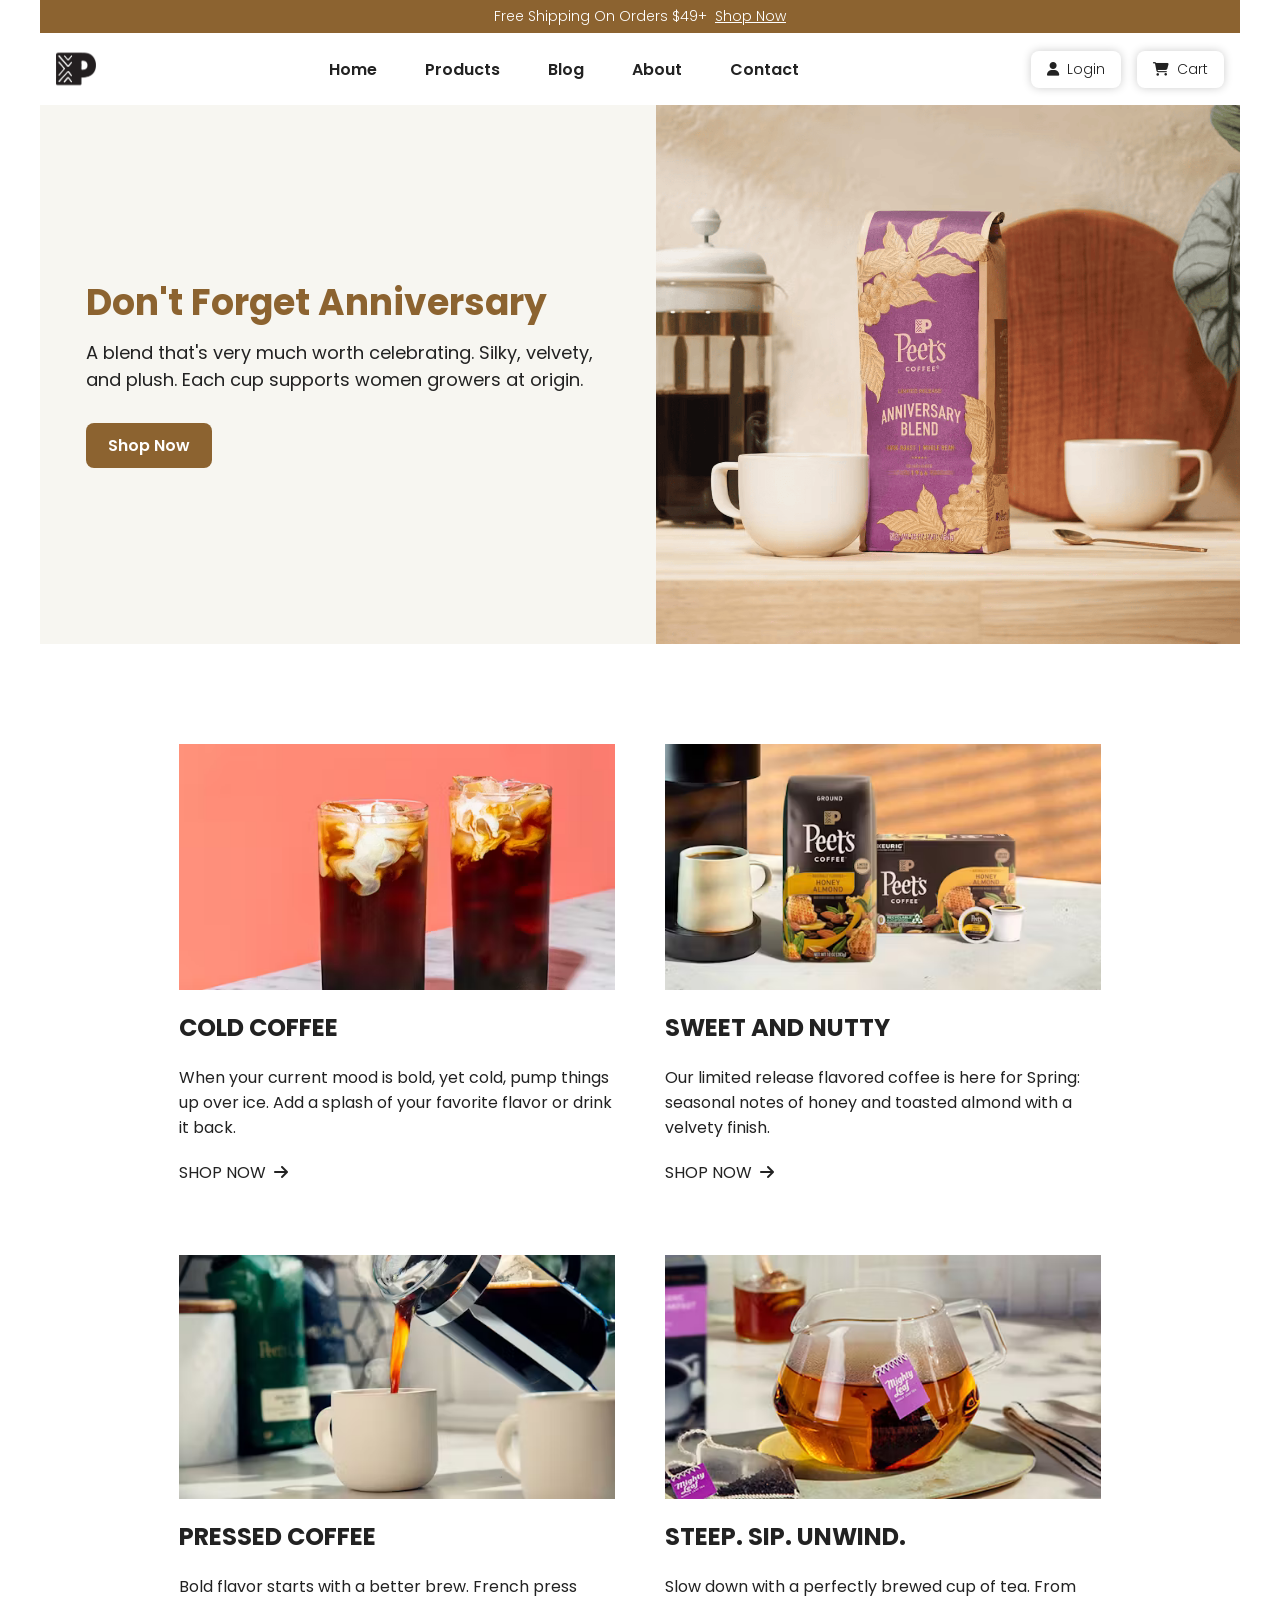
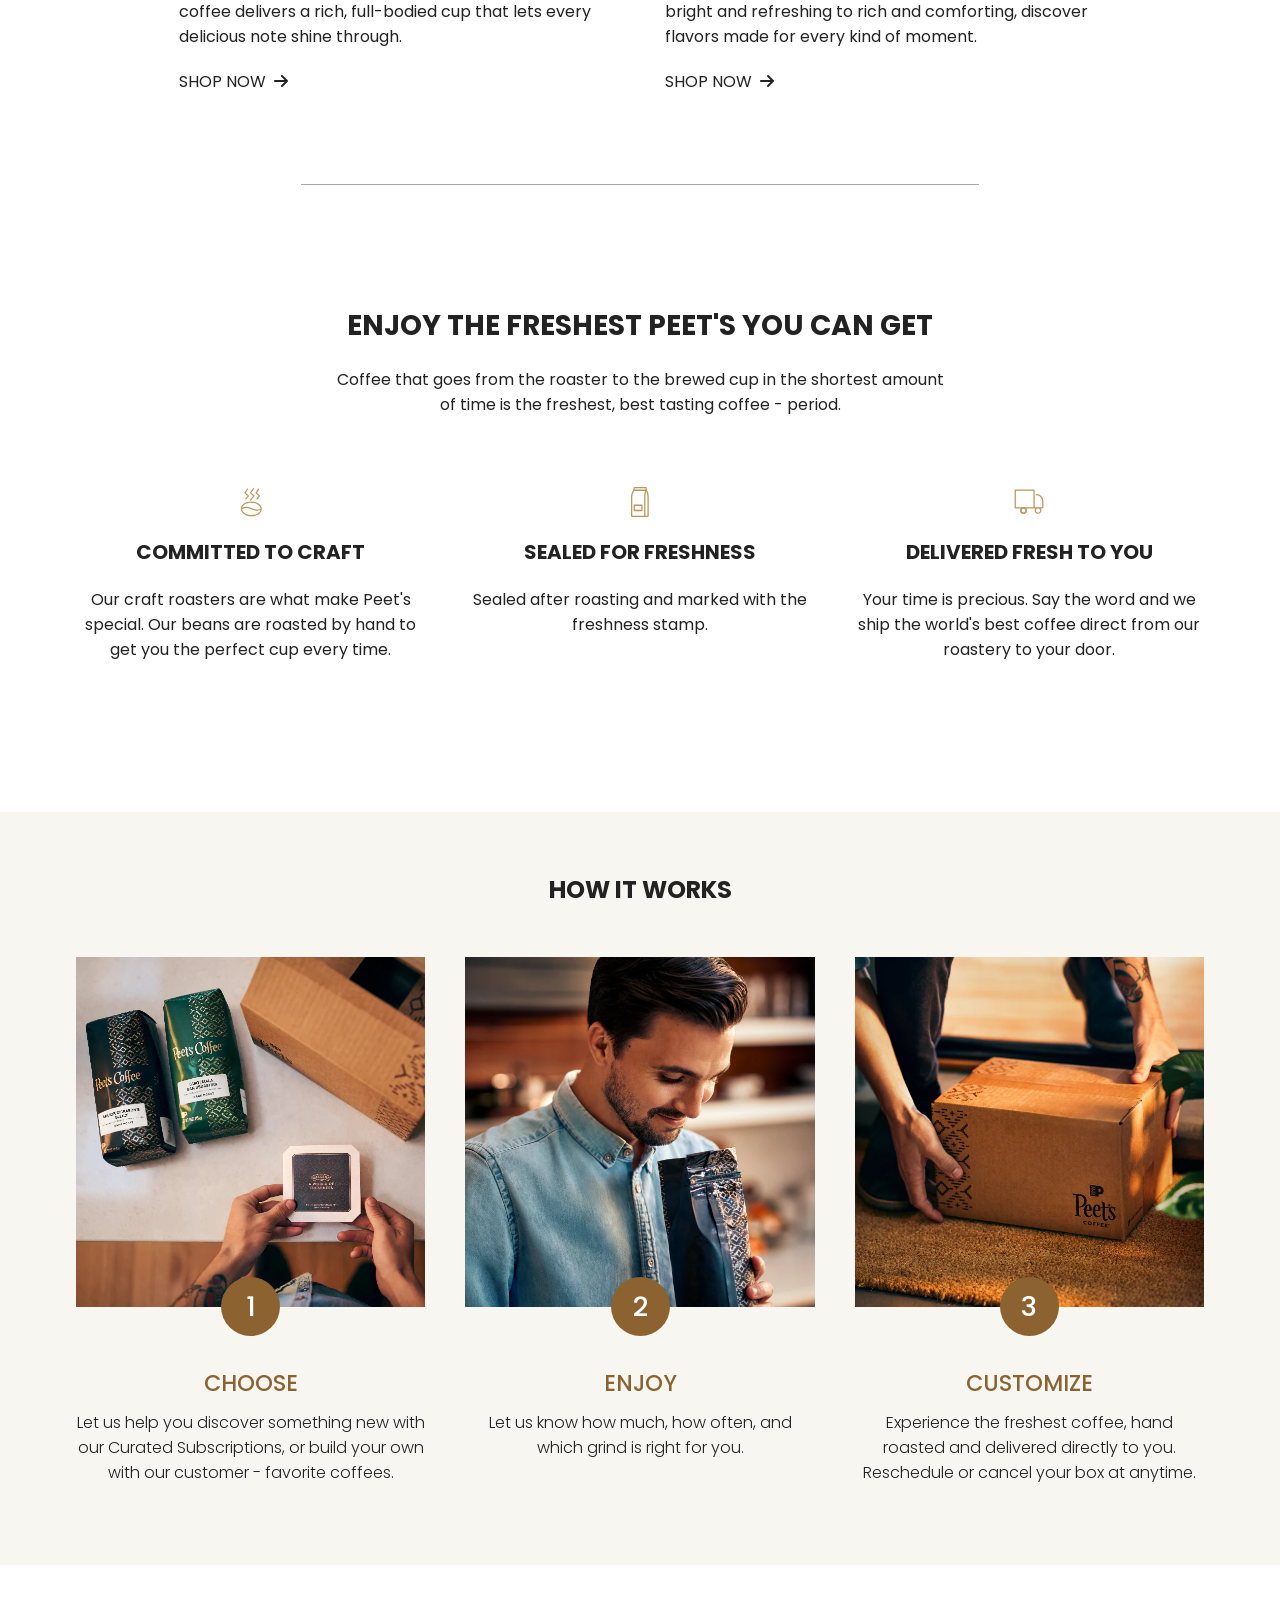
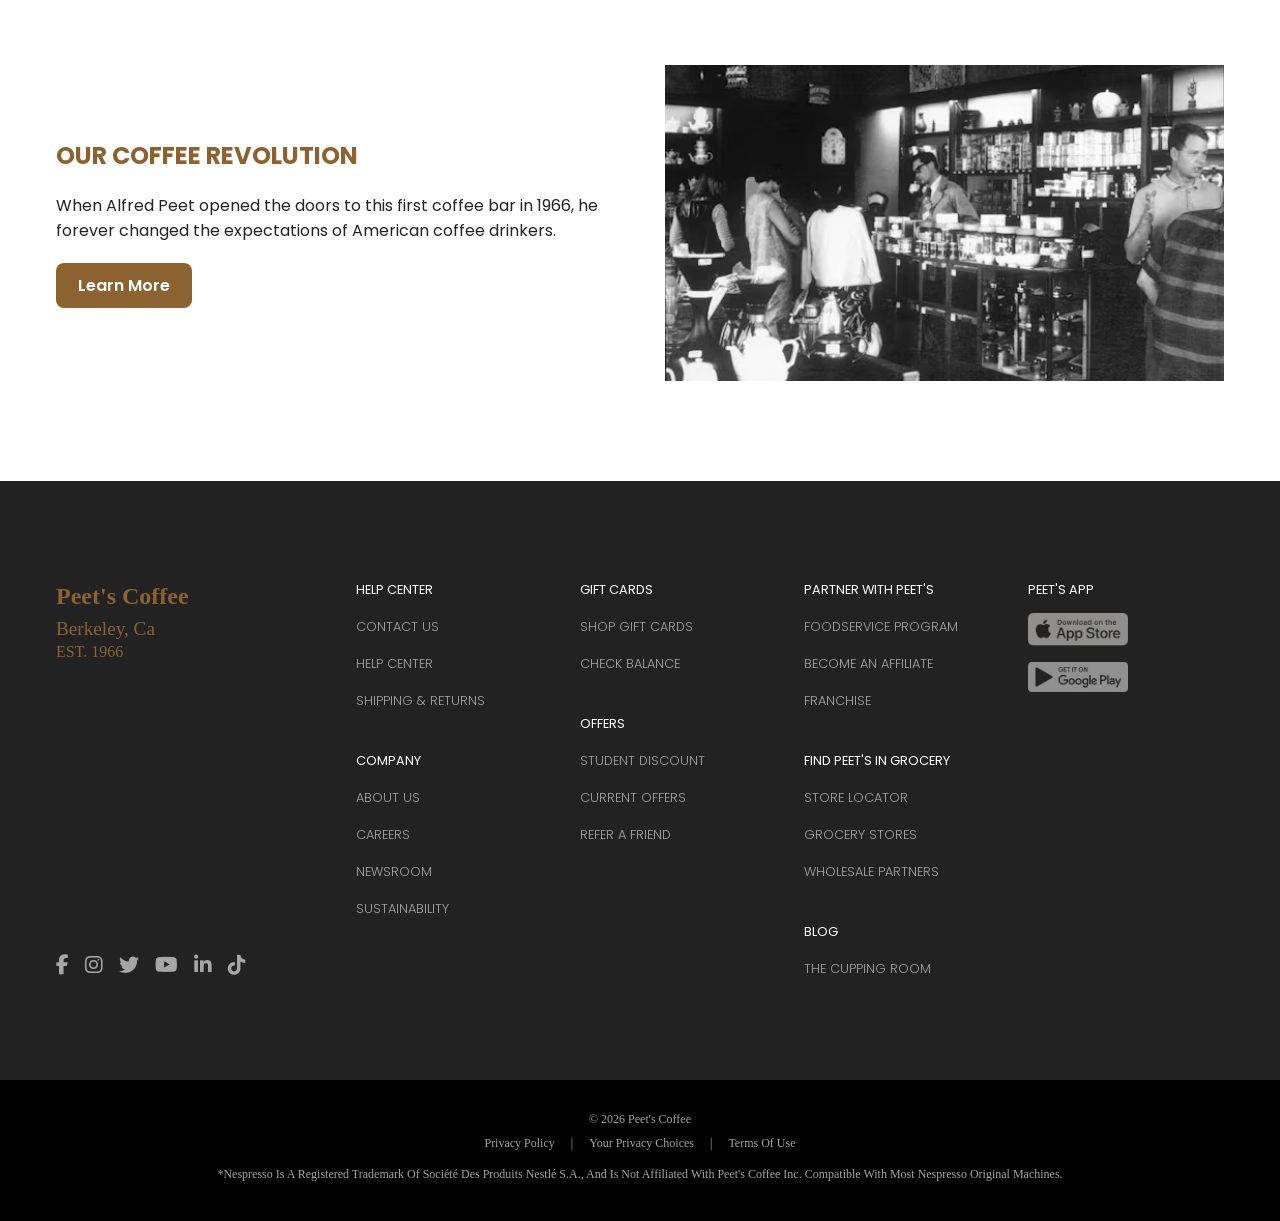
<file: index.html>
<!doctype html>
<html lang="en">
  <head>
    <meta charset="UTF-8" />
    <meta name="viewport" content="width=device-width, initial-scale=1.0" />

    <!-- SEO -->
    <title>Peet's Coffee Landing Page Recreation | Front-End Project</title>

    <meta
      name="description"
      content="A responsive Peet's Coffee landing page recreation built with HTML, CSS, and JavaScript to demonstrate front-end development skills."
    />

    <link
      rel="canonical"
      href="https://rina-parsegian.github.io/Peets-Landing-Page/"
    />

    <!-- Font Awesome -->
    <link
      rel="stylesheet"
      href="https://cdnjs.cloudflare.com/ajax/libs/font-awesome/6.5.2/css/all.min.css"
      integrity="sha512-SnH5WK+bZxgPHs44uWIX+LLJAJ9/2PkPKZ5QiAj6Ta86w+fsb2TkcmfRyVX3pBnMFcV7oQPJkl9QevSCWr3W6A=="
      crossorigin="anonymous"
      referrerpolicy="no-referrer"
    />

    <!-- Styles -->
    <link rel="stylesheet" href="css/styles.css" />
  </head>
  <body>
    <!-- Promotional Bar -->
    <div class="promo-bar">
      <div class="content-wrapper">
        <span class="promo-bar__text">
          free shipping on orders $49+
          <a href="#" class="promo-bar__link">shop now</a>
        </span>
      </div>
    </div>

    <!-- Header -->
    <header class="header">
      <div class="content-wrapper">
        <div class="header__logo">
          <a href="#">
            <img src="img/logo.png" alt="Peet's Coffee Logo" />
          </a>
        </div>
        <div class="header__mobile">
          <button class="header__mobile-btn" aria-label="Toggle Menu">
            <div class="header__mobile-btn-bars">
              <div class="bar-1"></div>
              <div class="bar-2"></div>
              <div class="bar-3"></div>
            </div>
          </button>
        </div>
        <nav class="header__mobile-nav">
          <ul class="header__mobile-nav-list">
            <li class="header__mobile-nav-item">
              <a href="#" class="header__mobile-nav-link">home</a>
            </li>
            <li class="header__mobile-nav-item">
              <a href="#" class="header__mobile-nav-link">products</a>
            </li>
            <li class="header__mobile-nav-item">
              <a href="#" class="header__mobile-nav-link">blog</a>
            </li>
            <li class="header__mobile-nav-item">
              <a href="#" class="header__mobile-nav-link">about</a>
            </li>
            <li class="header__mobile-nav-item">
              <a href="#" class="header__mobile-nav-link">contact</a>
            </li>
          </ul>
        </nav>
        <nav class="header__nav">
          <ul class="header__nav-list">
            <li class="header__nav-item">
              <a href="#" class="header__nav-link">home</a>
            </li>
            <li class="header__nav-item">
              <a href="#" class="header__nav-link">products</a>
            </li>
            <li class="header__nav-item">
              <a href="#" class="header__nav-link">blog</a>
            </li>
            <li class="header__nav-item">
              <a href="#" class="header__nav-link">about</a>
            </li>
            <li class="header__nav-item">
              <a href="#" class="header__nav-link">contact</a>
            </li>
          </ul>
        </nav>
        <div class="header__btns">
          <a href="#" class="header__btn header__btn--login">
            <i class="fa-solid fa-user"></i>
            <span class="header__btn--text">login</span>
          </a>
          <a href="#" class="header__btn header__btn--cart">
            <i class="fa-solid fa-cart-shopping"></i>
            <span class="header__btn--text">cart</span>
          </a>
        </div>
      </div>
    </header>

    <!-- Hero Section -->
    <div class="hero-section">
      <div class="content-wrapper">
        <div class="hero-left">
          <div class="hero-left__content">
            <h1 class="hero-left__title">don't forget anniversary</h1>
            <p class="hero-left__text">
              A blend that's very much worth celebrating. Silky, velvety, and
              plush. Each cup supports women growers at origin.
            </p>
            <a href="#" class="hero-left__btn">shop now</a>
          </div>
        </div>
        <div class="hero-right">
          <img
            src="img/anniversay-coffee.png"
            alt="anniversary coffee image"
            class="hero-right__img"
          />
        </div>
      </div>
    </div>

    <!-- Product Section -->
    <section class="product-section">
      <div class="content-wrapper">
        <div class="product__left">
          <img
            src="img/cold-coffee.png"
            alt="cold coffee product 1"
            class="product__left-img"
          />
          <div class="product__left-content">
            <h2 class="product__left-title">cold coffee</h2>
            <p class="product__left-text">
              When your current mood is bold, yet cold, pump things up over ice.
              Add a splash of your favorite flavor or drink it back.
            </p>
            <a href="#" class="product__left-link"
              >shop now
              <span class="product__left-icon">
                <i class="fa-solid fa-arrow-right"></i>
              </span>
            </a>
          </div>
        </div>
        <div class="product__right">
          <img
            src="img/honey-almond.png"
            alt="honey almond coffee product 2"
            class="product__right-img"
          />
          <div class="product__right-content">
            <h2 class="product__right-title">sweet and nutty</h2>
            <p class="product__right-text">
              Our limited release flavored coffee is here for Spring: seasonal
              notes of honey and toasted almond with a velvety finish.
            </p>
            <a href="#" class="product__right-link"
              >shop now
              <span class="product__right-icon">
                <i class="fa-solid fa-arrow-right"></i>
              </span>
            </a>
          </div>
        </div>
        <div class="product__left">
          <img
            src="img/shop-coffee.png"
            alt="shop coffee product 3"
            class="product__left-img"
          />
          <div class="product__left-content">
            <h2 class="product__left-title">pressed coffee</h2>
            <p class="product__left-text">
              Bold flavor starts with a better brew. French press coffee
              delivers a rich, full-bodied cup that lets every delicious note
              shine through.
            </p>
            <a href="#" class="product__left-link"
              >shop now
              <span class="product__left-icon">
                <i class="fa-solid fa-arrow-right"></i>
              </span>
            </a>
          </div>
        </div>
        <div class="product__right">
          <img
            src="img/shop-tea.png"
            alt="shop tea product 4"
            class="product__right-img"
          />
          <div class="product__right-content">
            <h2 class="product__right-title">Steep. Sip. Unwind.</h2>
            <p class="product__right-text">
              Slow down with a perfectly brewed cup of tea. From bright and
              refreshing to rich and comforting, discover flavors made for every
              kind of moment.
            </p>
            <a href="#" class="product__right-link"
              >shop now
              <span class="product__right-icon">
                <i class="fa-solid fa-arrow-right"></i>
              </span>
            </a>
          </div>
        </div>
        <div class="product-section__divider"></div>
      </div>
    </section>

    <!-- Information Section -->
    <section class="information-section">
      <div class="content-wrapper">
        <h2 class="information-section__title">
          Enjoy the freshest Peet's you can get
        </h2>
        <p class="information-section__text">
          Coffee that goes from the roaster to the brewed cup in the shortest
          amount<br />
          of time is the freshest, best tasting coffee - period.
        </p>
        <div class="information-section__content">
          <div class="information-card">
            <img
              src="img/coffee-bean.svg"
              alt="coffee bean image"
              class="information-card__img"
            />
            <h3 class="information-card__title">committed to craft</h3>
            <p class="information-card__text">
              Our craft roasters are what make Peet's special. Our beans are
              roasted by hand to get you the perfect cup every time.
            </p>
          </div>
          <div class="information-card">
            <img
              src="img/milk-carton.svg"
              alt="milk carton image"
              class="information-card__img"
            />
            <h3 class="information-card__title">sealed for freshness</h3>
            <p class="information-card__text">
              Sealed after roasting and marked with the freshness stamp.
            </p>
          </div>
          <div class="information-card">
            <img
              src="img/delivery-truck.svg"
              alt="delivery truck image"
              class="information-card__img"
            />
            <h3 class="information-card__title">delivered fresh to you</h3>
            <p class="information-card__text">
              Your time is precious. Say the word and we ship the world's best
              coffee direct from our roastery to your door.
            </p>
          </div>
        </div>
      </div>
    </section>

    <!-- Delivery Info Section -->
    <section class="delivery-info__section">
      <div class="content-wrapper">
        <h2 class="delivery-info__title">how it works</h2>
        <div class="delivery-info">
          <div class="delivery-info__details">
            <img
              src="img/choose.webp"
              alt="choose"
              class="delivery-info__details-img"
            />
            <div class="delivery-info__order">
              <div class="delivery-info__order-circle">1</div>
            </div>
            <h3 class="delivery-info__details-title">choose</h3>
            <p class="delivery-info__details-text">
              Let us help you discover something new with our Curated
              Subscriptions, or build your own with our customer - favorite
              coffees.
            </p>
          </div>
          <div class="delivery-info__details">
            <img
              src="img/enjoy.webp"
              alt="enjoy"
              class="delivery-info__details-img"
            />
            <div class="delivery-info__order">
              <div class="delivery-info__order-circle">2</div>
            </div>
            <h3 class="delivery-info__details-title">enjoy</h3>
            <p class="delivery-info__details-text">
              Let us know how much, how often, and which grind is right for you.
            </p>
          </div>
          <div class="delivery-info__details">
            <img
              src="img/customize.webp"
              alt="customize"
              class="delivery-info__details-img"
            />
            <div class="delivery-info__order">
              <div class="delivery-info__order-circle">3</div>
            </div>
            <h3 class="delivery-info__details-title">customize</h3>
            <p class="delivery-info__details-text">
              Experience the freshest coffee, hand roasted and delivered
              directly to you. Reschedule or cancel your box at anytime.
            </p>
          </div>
        </div>
      </div>
    </section>

    <!-- Learn More Section -->
    <section class="learn-more__section">
      <div class="content-wrapper">
        <div class="learn-more__left">
          <h2 class="learn-more__title">our coffee revolution</h2>
          <p class="learn-more__text">
            When Alfred Peet opened the doors to this first coffee bar in 1966,
            he forever changed the expectations of American coffee drinkers.
          </p>
          <a href="#" class="learn-more__btn">learn more</a>
        </div>
        <div class="learn-more__right">
          <img
            src="img/coffee-revolution.png"
            alt="Peet's coffee bar 196"
            class="learn-more__img"
          />
        </div>
      </div>
    </section>

    <!-- Footer -->
    <footer class="footer">
      <div class="content-wrapper">
        <div class="footer__main">
          <!-- First Column: Company Info & Socials -->
          <div class="footer__company">
            <div class="footer__company-info">
              <p class="footer__company-title">
                peet's coffee<br />
                <span class="footer__company-location">berkeley, ca</span>
              </p>
              <p class="footer__company-date">est. 1966</p>
            </div>
            <div class="footer__company-socials">
              <a
                href="#"
                class="footer__company-socials-link"
                aria-label="facebook"
              >
                <i class="fa-brands fa-facebook-f" aria-hidden="true"></i>
              </a>
              <a
                href="#"
                class="footer__company-socials-link"
                aria-label="instagram"
              >
                <i class="fa-brands fa-instagram" aria-hidden="true"></i>
              </a>
              <a
                href="#"
                class="footer__company-socials-link"
                aria-label="twitter"
              >
                <i class="fa-brands fa-twitter" aria-hidden="true"></i>
              </a>
              <a
                href="#"
                class="footer__company-socials-link"
                aria-label="youtube"
              >
                <i class="fa-brands fa-youtube" aria-hidden="true"></i>
              </a>
              <a
                href="#"
                class="footer__company-socials-link"
                aria-label="linkedin"
              >
                <i class="fa-brands fa-linkedin-in" aria-hidden="true"></i>
              </a>
              <a
                href="#"
                class="footer__company-socials-link"
                aria-label="tiktok"
              >
                <i class="fa-brands fa-tiktok" aria-hidden="true"></i>
              </a>
            </div>
          </div>

          <!-- Navigation Columns -->
          <nav class="footer__nav">
            <!-- Help Center Column -->
            <div class="footer__nav-col">
              <h3 class="footer__nav-hdg">help center</h3>
              <ul class="footer__nav-list">
                <li class="footer__nav-item">
                  <a href="#" class="footer__nav-link">contact us</a>
                </li>
                <li class="footer__nav-item">
                  <a href="#" class="footer__nav-link">help center</a>
                </li>
                <li class="footer__nav-item">
                  <a href="#" class="footer__nav-link">shipping & returns</a>
                </li>
              </ul>

              <h3 class="footer__nav-hdg footer__nav-hdg--spaced">company</h3>
              <ul class="footer__nav-list">
                <li class="footer__nav-item">
                  <a href="#" class="footer__nav-link">about us</a>
                </li>
                <li class="footer__nav-item">
                  <a href="#" class="footer__nav-link">careers</a>
                </li>
                <li class="footer__nav-item">
                  <a href="#" class="footer__nav-link">newsroom</a>
                </li>
                <li class="footer__nav-item">
                  <a href="#" class="footer__nav-link">sustainability</a>
                </li>
              </ul>
            </div>

            <!-- Gift Cards Column -->
            <div class="footer__nav-col">
              <h3 class="footer__nav-hdg footer__nav-hdg--gift">gift cards</h3>
              <ul class="footer__nav-list">
                <li class="footer__nav-item">
                  <a href="#" class="footer__nav-link">shop gift cards</a>
                </li>
                <li class="footer__nav-item">
                  <a href="#" class="footer__nav-link">check balance</a>
                </li>
              </ul>

              <h3 class="footer__nav-hdg footer__nav-hdg--spaced">offers</h3>
              <ul class="footer__nav-list">
                <li class="footer__nav-item">
                  <a href="#" class="footer__nav-link">student discount</a>
                </li>
                <li class="footer__nav-item">
                  <a href="#" class="footer__nav-link">current offers</a>
                </li>
                <li class="footer__nav-item">
                  <a href="#" class="footer__nav-link">refer a friend</a>
                </li>
              </ul>
            </div>

            <!-- Partner Column -->
            <div class="footer__nav-col">
              <h3 class="footer__nav-hdg footer__nav-hdg--partner">
                partner with peet's
              </h3>
              <ul class="footer__nav-list">
                <li class="footer__nav-item">
                  <a href="#" class="footer__nav-link">foodservice program</a>
                </li>
                <li class="footer__nav-item">
                  <a href="#" class="footer__nav-link">become an affiliate</a>
                </li>
                <li class="footer__nav-item">
                  <a href="#" class="footer__nav-link">franchise</a>
                </li>
              </ul>

              <h3 class="footer__nav-hdg footer__nav-hdg--spaced">
                find peet's in grocery
              </h3>
              <ul class="footer__nav-list">
                <li class="footer__nav-item">
                  <a href="#" class="footer__nav-link">store locator</a>
                </li>
                <li class="footer__nav-item">
                  <a href="#" class="footer__nav-link">grocery stores</a>
                </li>
                <li class="footer__nav-item">
                  <a href="#" class="footer__nav-link">wholesale partners</a>
                </li>
              </ul>

              <h3 class="footer__nav-hdg footer__nav-hdg--spaced">blog</h3>
              <ul class="footer__nav-list">
                <li class="footer__nav-item">
                  <a href="#" class="footer__nav-link">the cupping room</a>
                </li>
              </ul>
            </div>

            <!-- App Column -->
            <div class="footer__nav-col">
              <h3 class="footer__nav-hdg footer__nav-hdg--app">peet's app</h3>
              <img
                src="img/app-store-png.webp"
                alt="download on the app store"
                class="footer__nav-app"
              />
              <img
                src="img/google-play-png.webp"
                alt="get it on google play"
                class="footer__nav-app"
              />
            </div>
          </nav>
        </div>
      </div>
    </footer>

    <div class="copyright">
      <div class="content-wrapper">
        <p class="copyright__notice">
          &copy; <span id="year"></span> Peet's Coffee
        </p>
        <div class="copyright__links">
          <a href="#" class="copyright__link"> privacy policy </a>
          <span class="copyright__divider">|</span>
          <a href="#" class="copyright__link"> your privacy choices </a>
          <span class="copyright__divider">|</span>
          <a href="#" class="copyright__link"> terms of use </a>
        </div>
        <p class="copyright__disclaimer">
          *Nespresso is a registered trademark of Société des Produits Nestlé
          S.A., and is not affiliated with Peet's Coffee Inc. Compatible with
          most Nespresso Original machines.
        </p>
      </div>
    </div>
    <script src="js/script.js"></script>
  </body>
</html>
</file>
<file: css/styles.css>
/***** Custom Fonts *****/
@import url("https://fonts.googleapis.com/css2?family=Poppins:ital,wght@0,100;0,200;0,300;0,400;0,500;0,600;0,700;0,800;0,900;1,100;1,200;1,300;1,400;1,500;1,600;1,700;1,800;1,900&display=swap");

:root {
  --ff: "Poppins", sans-serif;
  --primarybg: #ffffff;
  --secondarybg: #f7f6f1;
  --accent: #8c6330;
  --spacer: #a6a6a6;
  --text: #222222;
  --animate: 0.3s ease-in-out;
}

/***** Reset *****/
*,
*::before,
*::after {
  margin: 0;
  padding: 0;
  box-sizing: border-box;
}

img {
  max-inline-size: 100%;
  max-block-size: 100%;
  display: block;
}

body {
  font-family: var(--ff);
  color: var(--text);
  font-weight: 300;
  font-size: 1rem;
  scroll-behavior: smooth;
}

body.nav-open {
  overflow: hidden;
}

a {
  text-decoration: none;
}

ul {
  list-style: none;
}

.content-wrapper {
  max-width: 1200px;
  width: 100%;
  margin: 0 auto;
  padding: 0 1rem;
}

/***** Promo Bar *****/
.promo-bar .content-wrapper {
  background-color: var(--accent);
  color: var(--primarybg);
  display: flex;
  justify-content: center;
  align-items: center;
}

.promo-bar__text {
  font-size: 0.875rem;
  text-transform: capitalize;
  padding: 0.375rem 0;
  transition: var(--animate);
  text-align: center;
}

.promo-bar__link {
  text-decoration: underline;
  color: var(--primarybg);
  margin-left: 0.25rem;
  transition: var(--animate);
}

.promo-bar__link:hover {
  color: var(--text);
  font-weight: 600;
}

/***** Header *****/
.header {
  padding: 1rem;
}

.header .content-wrapper {
  display: flex;
  justify-content: space-between;
  align-items: center;
}

.header__logo {
  width: 40px;
}

.header__nav-list {
  display: flex;
  align-items: center;
  gap: 3rem;
}

.header__nav-link {
  text-transform: capitalize;
  font-size: 1rem;
  font-weight: 600;
  color: var(--text);
  transition: var(--animate);
  display: inline-block;
}

.header__nav-link:hover,
.header__nav-link:focus {
  color: var(--accent);
}

.header__btns {
  display: flex;
  justify-content: center;
  align-items: center;
  gap: 1rem;
}

.header__btn {
  display: flex;
  justify-content: center;
  align-items: center;
  gap: 0.5rem;
  padding: 0.5rem 1rem;
  border-radius: 0.5rem;
  box-shadow: 0 0 10px 0 rgba(0, 0, 0, 0.2);
  transition: var(--animate);
}

.header__btn:hover {
  transform: translateY(3px);
  background-color: var(--text);
  color: var(--primarybg);
}

.header__btn--login,
.header__btn--cart {
  color: var(--text);
  font-size: 0.875rem;
  text-transform: capitalize;
}

/***** Header Mobile *****/
.header__mobile {
  flex-direction: column;
  align-items: center;
  justify-content: center;
  position: relative;
  z-index: 100;
  display: none;
}

.header__mobile-btn {
  background: none;
  border: none;
  cursor: pointer;
  padding: 0.5rem;
  z-index: 100;
}

.header__mobile-btn-bars {
  display: flex;
  flex-direction: column;
  gap: 5px;
}

.bar-1,
.bar-2,
.bar-3 {
  width: 25px;
  height: 3px;
  background-color: var(--text);
  transition: var(--animate);
  border-radius: 5px;
}

.header__mobile-btn.active .bar-1 {
  transform: rotate(-45deg) translate(-5px, 6px);
}

.header__mobile-btn.active .bar-2 {
  opacity: 0;
}

.header__mobile-btn.active .bar-3 {
  transform: rotate(45deg) translate(-5px, -6px);
}

.header__mobile-nav {
  position: fixed;
  top: 105px;
  right: -100%;
  width: 100%;
  height: calc(100vh - 105px);
  background-color: var(--text);
  padding: 2rem 1rem;
  transition: var(--animate);
  z-index: 99;

  display: flex;
  justify-content: center;
  align-items: center;
}

.header__mobile-nav.active {
  right: 0;
}

.header__mobile-nav-list {
  display: flex;
  flex-direction: column;
  justify-content: center;
  align-items: center;
  gap: 2.5rem;
}

.header__mobile-nav-link {
  color: var(--primarybg);
  font-size: 1.25rem;
  font-weight: 500;
  text-transform: capitalize;
}

.header__mobile-nav-link:hover,
.header__mobile-nav-link:focus {
  color: var(--accent);
}

/***** Hero Section *****/
.hero-section .content-wrapper {
  display: flex;
  align-items: stretch;
  padding: 0;
}

.hero-left {
  background-color: var(--secondarybg);
  padding: 3.75rem 1rem;
  flex: 1;
  display: flex;
  flex-direction: column;
  justify-content: center;
}

.hero-left__content {
  padding: 0 1.875rem;
}

.hero-left__title {
  font-size: clamp(1.75rem, 5vw, 2.25rem);
  font-weight: 700;
  color: var(--accent);
  text-transform: capitalize;
  line-height: 1.3;
}

.hero-left__text {
  font-size: 1.125rem;
  font-weight: 400;
  color: var(--text);
  margin: 0.75rem 0 1.875rem;
}

.hero-left__btn {
  padding: 0.625rem 1.375rem;
  background-color: var(--accent);
  color: var(--primarybg);
  text-transform: capitalize;
  font-size: 1rem;
  font-weight: 600;
  border-radius: 0.5rem;
  display: block;
  width: fit-content;
  transition: var(--animate);
}

.hero-left__btn:hover {
  background-color: var(--text);
  transform: translateY(3px);
}

.hero-right {
  flex: 1;
}

.hero-right__img {
  width: 100%;
  object-fit: cover;
}

/***** Product Section *****/
.product-section {
  margin: 6.25rem 0;
  width: 100%;
}

.product-section .content-wrapper {
  display: flex;
  flex-flow: row wrap;
  align-items: center;
  justify-content: center;
  gap: 3.125rem;
  width: 100%;
  max-width: 1000px;
}

.product__left,
.product__right {
  flex: 0 0 45%;
  min-width: 0;
}

.product__left-img,
.product__right-img {
  width: 100%;
  height: 100%;
  object-fit: cover;
  display: block;
}

.product__left-content,
.product__right-content {
  display: flex;
  flex-direction: column;
  align-items: flex-start;
  justify-content: center;
  margin: 1.25rem 0;
  width: 100%;
}

.product__left-title,
.product__right-title {
  font-size: 1.5rem;
  font-weight: 700;
  color: var(--text);
  text-transform: uppercase;
}

.product__left-text,
.product__right-text {
  font-size: 1rem;
  font-weight: 400;
  color: var(--text);
  margin: 1.25rem 0;
}

.product__left-link,
.product__right-link {
  display: flex;
  align-items: center;
  justify-content: center;
  transition: var(--animate);
  gap: 0.5rem;
}

.product__left a,
.product__right a {
  color: var(--text);
  font-size: 1rem;
  font-weight: 400;
  text-transform: uppercase;
}

.product__left a:hover,
.product__right a:hover {
  color: var(--accent);
}

.product-section__divider {
  width: 70%;
  height: 1px;
  background-color: var(--spacer);
  margin: 1.25rem auto;
}

/***** Information Section *****/
.information-section {
  margin: 6.25rem 0;
}

.information-section .content-wrapper {
  display: flex;
  flex-direction: column;
  align-items: center;
  justify-content: center;
}

.information-section__content {
  display: flex;
  justify-content: center;
  align-items: flex-start;
  flex-flow: row wrap;
  margin: 1.875rem 0;
}

.information-section__title {
  font-size: 1.75rem;
  font-weight: 700;
  color: var(--text);
  text-transform: uppercase;
  text-align: center;
}

.information-section__text {
  font-size: 1rem;
  font-weight: 400;
  color: var(--text);
  text-align: center;
  margin: 1.25rem 0;
}

.information-card {
  display: flex;
  flex-direction: column;
  align-items: center;
  flex-basis: 33.33%;
  padding: 1.25rem;
}

.information-card__img {
  width: 30px;
  height: 30px;
  object-fit: contain;
  display: block;
}

.information-card__title {
  font-size: 1.25rem;
  font-weight: 700;
  color: var(--text);
  padding: 1.25rem 0;
  text-transform: uppercase;
}

.information-card__text {
  font-size: 1rem;
  font-weight: 400;
  color: var(--text);
  text-align: center;
}

/***** Delivery Info Section *****/
.delivery-info__section {
  display: flex;
  justify-content: center;
  background-color: var(--secondarybg);
}

.delivery-info__title {
  color: var(--text);
  font-size: 1.5rem;
  font-weight: 700;
  text-transform: uppercase;
  text-align: center;
  margin: 3.75rem 0 1.875rem;
}

.delivery-info {
  display: flex;
  flex-flow: row wrap;
  align-items: flex-start;
  justify-content: center;
  margin: 0 0 3.125rem;
}

.delivery-info__details {
  display: flex;
  flex-direction: column;
  align-items: center;
  justify-content: center;
  flex-basis: 33.33%;
  padding: 1.25rem;
  position: relative;
}

.delivery-info__details-img {
  width: 400px;
  height: 100%;
  object-fit: cover;
  display: block;
}

.delivery-info__order {
  position: relative;
  top: -30px;
  display: flex;
  align-items: center;
  justify-content: center;
  background-color: var(--accent);
  width: 59px;
  height: 59px;
  border-radius: 50%;
}

.delivery-info__order-circle {
  color: var(--primarybg);
  font-size: 1.7rem;
  font-weight: 500;
}

.delivery-info__details-title {
  font-size: 1.4rem;
  font-weight: 500;
  text-transform: uppercase;
  color: var(--accent);
}

.delivery-info__details-text {
  color: var(--text);
  font-size: 1rem;
  text-align: center;
  padding: 0.625rem 0;
}

/***** Learn More Section *****/
.learn-more__section {
  margin: 6.25rem 0;
}

.learn-more__section .content-wrapper {
  display: flex;
  justify-content: space-around;
  align-items: center;
  gap: 3.125rem;
}

.learn-more__left {
  width: 50%;
}

.learn-more__title {
  font-size: 1.5rem;
  font-weight: 700;
  color: var(--accent);
  text-transform: uppercase;
}

.learn-more__text {
  font-size: 1rem;
  font-weight: 400;
  color: var(--text);
  margin: 1.25rem 0;
}

.learn-more__btn {
  padding: 0.625rem 1.375rem;
  background-color: var(--accent);
  color: var(--primarybg);
  text-transform: capitalize;
  font-size: 1rem;
  font-weight: 600;
  border-radius: 0.5rem;
  display: block;
  width: fit-content;
  transition: var(--animate);
}

.learn-more__btn:hover {
  background-color: var(--text);
  transform: translateY(3px);
}

.learn-more__right {
  width: 50%;
}

.learn-more__img {
  width: 100%;
  max-width: 100%;
  height: auto;
  display: block;
}

/***** Footer Section *****/
.footer {
  background-color: var(--text);
  padding: 6.25rem 0;
  color: var(--primarybg);
}

.footer__main {
  display: flex;
  gap: 4rem;
}

/* Company Column */
.footer__company {
  display: flex;
  flex-direction: column;
  justify-content: space-between;
  min-width: 200px;
}

.footer__company-title {
  font-size: 1.5rem;
  font-family: Georgia, "Times New Roman", Times, serif;
  text-transform: capitalize;
  font-weight: 600;
  line-height: 1.3;
  color: var(--accent);
}

.footer__company-location {
  font-size: 1.2rem;
  font-weight: 300;
}

.footer__company-date {
  font-size: 1rem;
  font-weight: 300;
  font-family: Georgia, "Times New Roman", Times, serif;
  color: var(--accent);
  text-transform: uppercase;
}

.footer__company-socials {
  display: flex;
  gap: 1rem;
}

.footer__company-socials-link {
  color: var(--spacer);
  font-size: 1.25rem;
  transition: var(--animate);
}

.footer__company-socials-link:hover {
  opacity: 0.8;
}

/* Navigation Columns */
.footer__nav {
  display: flex;
  justify-content: center;
  gap: 4rem;
  flex: 1;
}

.footer__nav-col {
  min-width: 160px;
  display: flex;
  flex-direction: column;
  align-items: flex-start;
}

.footer__nav-hdg {
  font-size: 0.8rem;
  font-weight: 400;
  margin-bottom: 0.875rem;
  text-transform: uppercase;
}

.footer__nav-hdg--spaced {
  margin-top: 2.5rem;
}

.footer__nav-list {
  display: flex;
  flex-direction: column;
  gap: 0.75rem;
}

.footer__nav-link {
  color: var(--spacer);
  font-size: 0.8rem;
  text-transform: uppercase;
  transition: var(--animate);
}

.footer__nav-link:hover {
  opacity: 0.8;
}

.footer__nav-app {
  width: 100px;
  display: block;
  margin-bottom: 1rem;
  cursor: pointer;
}

/***** Copyright Section *****/
.copyright {
  background-color: black;
  padding: 1.875rem 0;
  color: var(--primarybg);
  color: var(--spacer);
  font-size: 0.75rem;
  font-weight: 300;
  font-family: Georgia, "Times New Roman", Times, serif;
}

.copyright__links {
  display: flex;
  align-items: center;
  justify-content: center;
  gap: 1rem;
}

.copyright__notice {
  text-align: center;
  text-transform: capitalize;
  line-height: 1.5;
}

.copyright__disclaimer {
  text-align: center;
  text-transform: capitalize;
  margin: 0.4rem 0;
  line-height: 1.6;
}

.copyright__link {
  color: inherit;
  text-transform: capitalize;
  transition: var(--animate);
  padding: 0.5rem 0;
  text-align: center;
}

.copyright__link:hover {
  opacity: 0.3;
}

@media (max-width: 1100px) {
  /***** Footer Section *****/
  .footer__main {
    flex-direction: column;
    align-items: center;
    justify-content: center;
  }

  .footer__company {
    justify-content: center;
    align-items: center;
    text-align: center;
  }

  .footer__company-socials {
    margin-top: 1.5rem;
  }

  .footer__nav {
    flex-wrap: wrap;
    gap: 1rem;
  }

  .footer__nav-col {
    flex: 0 0 200px;
    align-items: center;
    text-align: center;
  }
}

@media (max-width: 1024px) {
  /***** Header Mobile *****/
  .header__nav {
    display: none;
  }

  .header__mobile {
    display: flex;
    order: 1;
  }

  /***** Hero Section *****/
  .hero-section .content-wrapper {
    flex-direction: column;
  }

  .hero-left {
    order: 2;
  }

  /***** Delivery Info Section *****/
  .delivery-info__details {
    flex-basis: 50%;
  }
}

@media (max-width: 960px) {
  /***** Information Section *****/
  .information-section__content {
    padding: 0 2.5rem;
  }

  .information-card {
    flex-basis: 100%;
  }

  /***** Learn More Section *****/
  .learn-more__section .content-wrapper {
    flex-direction: column;
    align-items: center;
    justify-content: center;
    text-align: center;
  }

  .learn-more__left {
    width: 100%;
    max-width: 600px;
    display: flex;
    flex-direction: column;
    align-items: center;
  }

  .learn-more__right {
    width: 100%;
  }
}

@media (max-width: 768px) {
  /***** Product Section *****/
  .product-section {
    padding: 0 0.875rem;
    margin: 4.668rem 0;
  }

  .product-section .content-wrapper {
    flex-direction: column;
    gap: 1.563rem;
  }

  .product__left,
  .product__right {
    width: 100%;
    flex: 0 0 100%;
  }

  /***** Delivery Info Section *****/
  .delivery-info__details {
    flex-basis: 100%;
    padding: 1.25rem 0;
  }

  .delivery-info__details-text {
    width: 80%;
  }

  /***** Learn More Section *****/
  .learn-more__img {
    width: 100%;
    height: 300px;
    object-fit: cover;
  }
}

@media (max-width: 663px) {
  /***** Footer Section *****/
  .footer__nav-hdg--partner {
    margin-top: 1.8rem;
  }
}

@media (max-width: 478px) {
  /***** Header *****/
  .header__btn {
    padding: 0.625rem 1.125rem;
  }

  .header__btn i {
    font-size: 1rem;
  }

  .header__btn--text {
    display: none;
  }
}

@media (max-width: 447px) {
  .footer__nav-hdg--app,
  .footer__nav-hdg--gift {
    margin-top: 2.5rem;
  }
}

@media (max-width: 319px) {
  /***** Promo Bar *****/
  .promo-bar {
    display: none;
  }

  /***** Header Mobile *****/
  .header__btn {
    display: none;
  }

  .header__mobile-nav {
    top: 72px;
    height: calc(100vh - 72px);
  }
}
</file>
